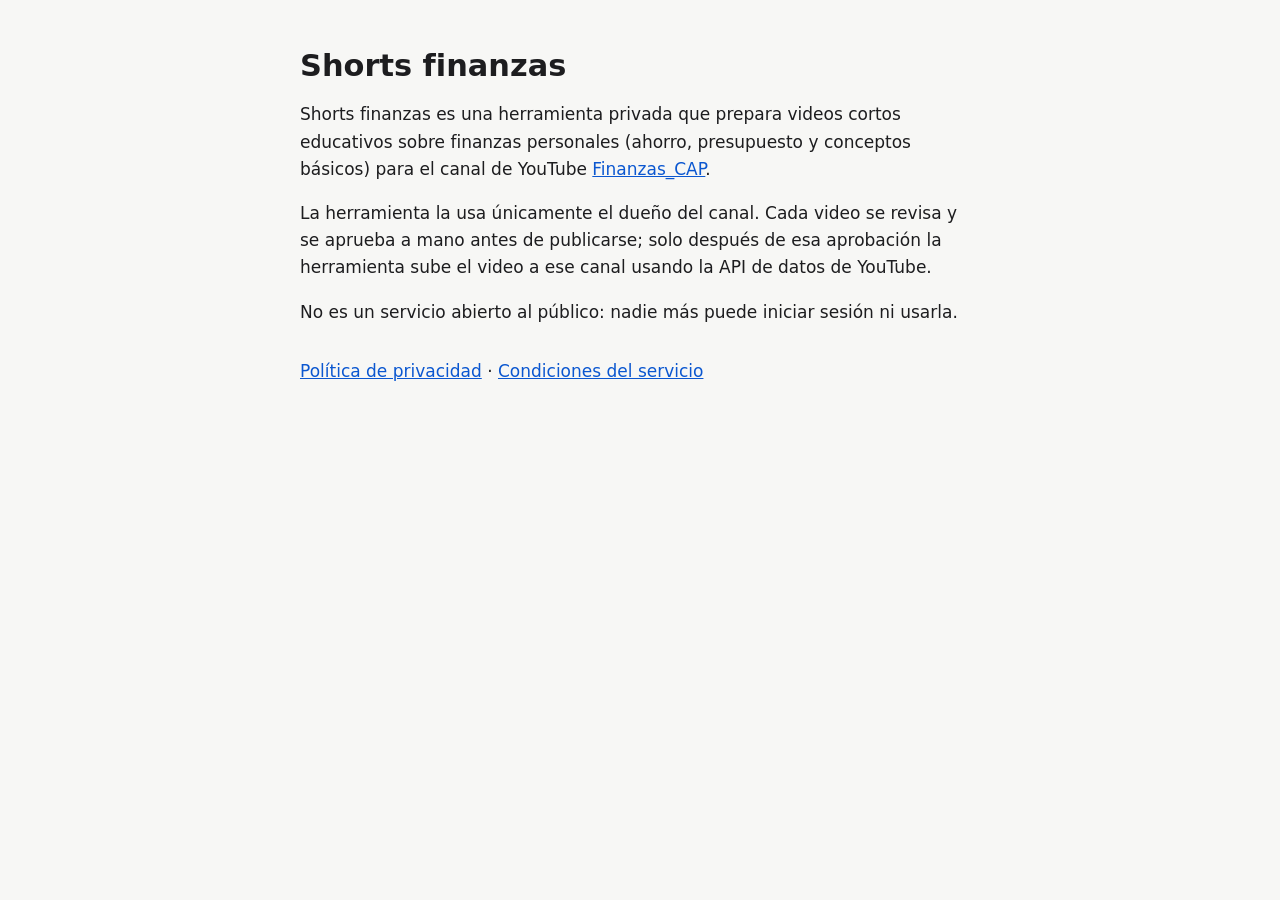
<file: index.html>
<!doctype html>
<html lang="es">
<head>
<meta charset="utf-8">
<meta name="viewport" content="width=device-width, initial-scale=1">
<title>Shorts finanzas</title>
<link rel="stylesheet" href="estilo.css">
</head>
<body>
<main>
  <h1>Shorts finanzas</h1>
  <p>Shorts finanzas es una herramienta privada que prepara videos cortos educativos sobre finanzas personales (ahorro, presupuesto y conceptos básicos) para el canal de YouTube
    <a href="https://www.youtube.com/channel/UCh9uHtmckePnLqMo-EP6MYA">Finanzas_CAP</a>.</p>
  <p>La herramienta la usa únicamente el dueño del canal. Cada video se revisa y se aprueba a mano antes de publicarse; solo después de esa aprobación la herramienta sube el video a ese canal usando la API de datos de YouTube.</p>
  <p>No es un servicio abierto al público: nadie más puede iniciar sesión ni usarla.</p>
  <nav>
    <a href="privacidad.html">Política de privacidad</a> ·
    <a href="condiciones.html">Condiciones del servicio</a>
  </nav>
</main>
</body>
</html>
</file>
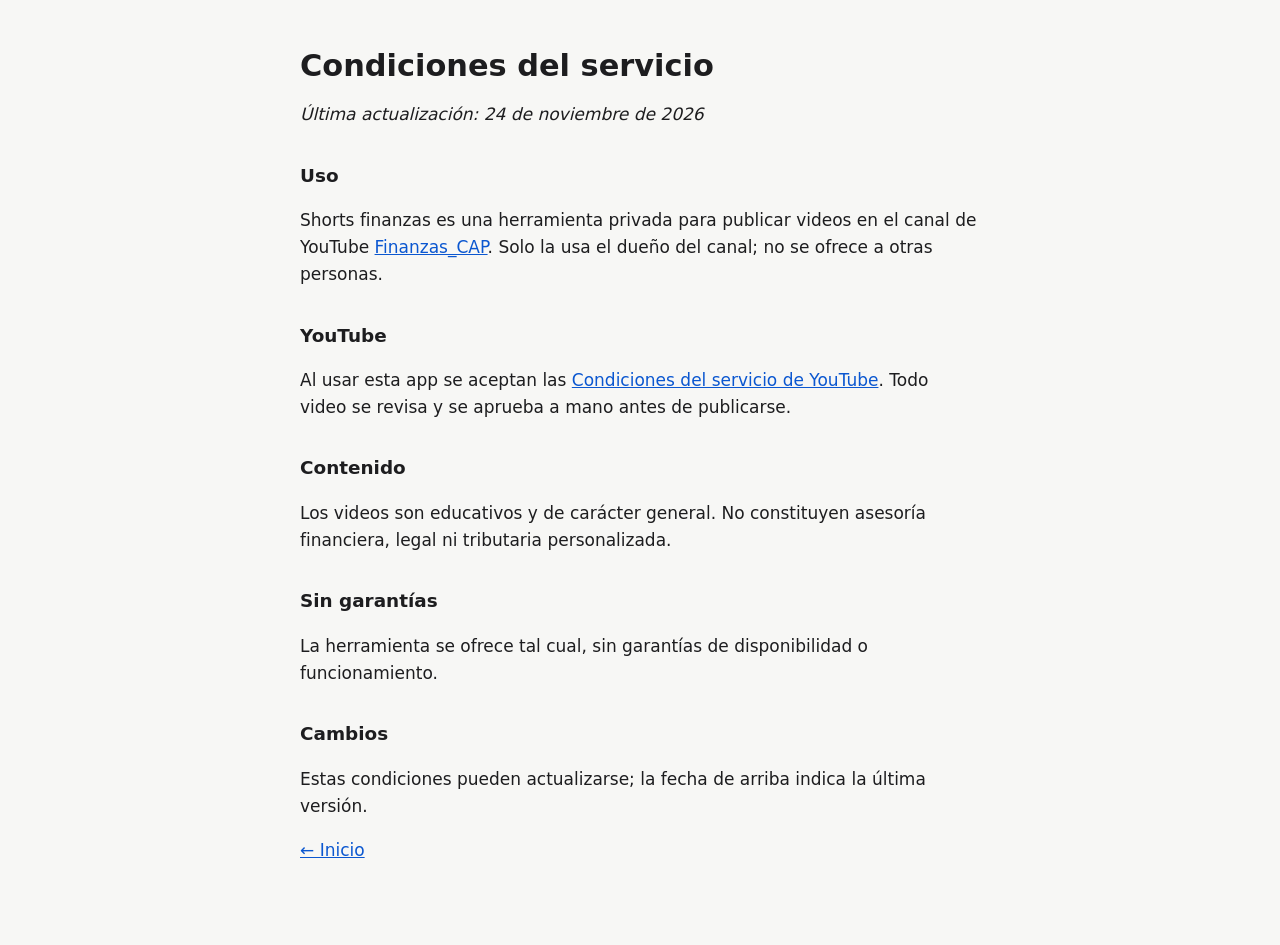
<file: condiciones.html>
<!doctype html>
<html lang="es">
<head>
<meta charset="utf-8">
<meta name="viewport" content="width=device-width, initial-scale=1">
<title>Condiciones del servicio · Shorts finanzas</title>
<link rel="stylesheet" href="estilo.css">
</head>
<body>
<main>
  <h1>Condiciones del servicio</h1>
  <p><em>Última actualización: 24 de noviembre de 2026</em></p>

  <h2>Uso</h2>
  <p>Shorts finanzas es una herramienta privada para publicar videos en el canal de YouTube
    <a href="https://www.youtube.com/channel/UCh9uHtmckePnLqMo-EP6MYA">Finanzas_CAP</a>. Solo la usa el dueño del canal; no se ofrece a otras personas.</p>

  <h2>YouTube</h2>
  <p>Al usar esta app se aceptan las <a href="https://www.youtube.com/t/terms">Condiciones del servicio de YouTube</a>. Todo video se revisa y se aprueba a mano antes de publicarse.</p>

  <h2>Contenido</h2>
  <p>Los videos son educativos y de carácter general. No constituyen asesoría financiera, legal ni tributaria personalizada.</p>

  <h2>Sin garantías</h2>
  <p>La herramienta se ofrece tal cual, sin garantías de disponibilidad o funcionamiento.</p>

  <h2>Cambios</h2>
  <p>Estas condiciones pueden actualizarse; la fecha de arriba indica la última versión.</p>

  <p><a href="index.html">← Inicio</a></p>
</main>
</body>
</html>
</file>
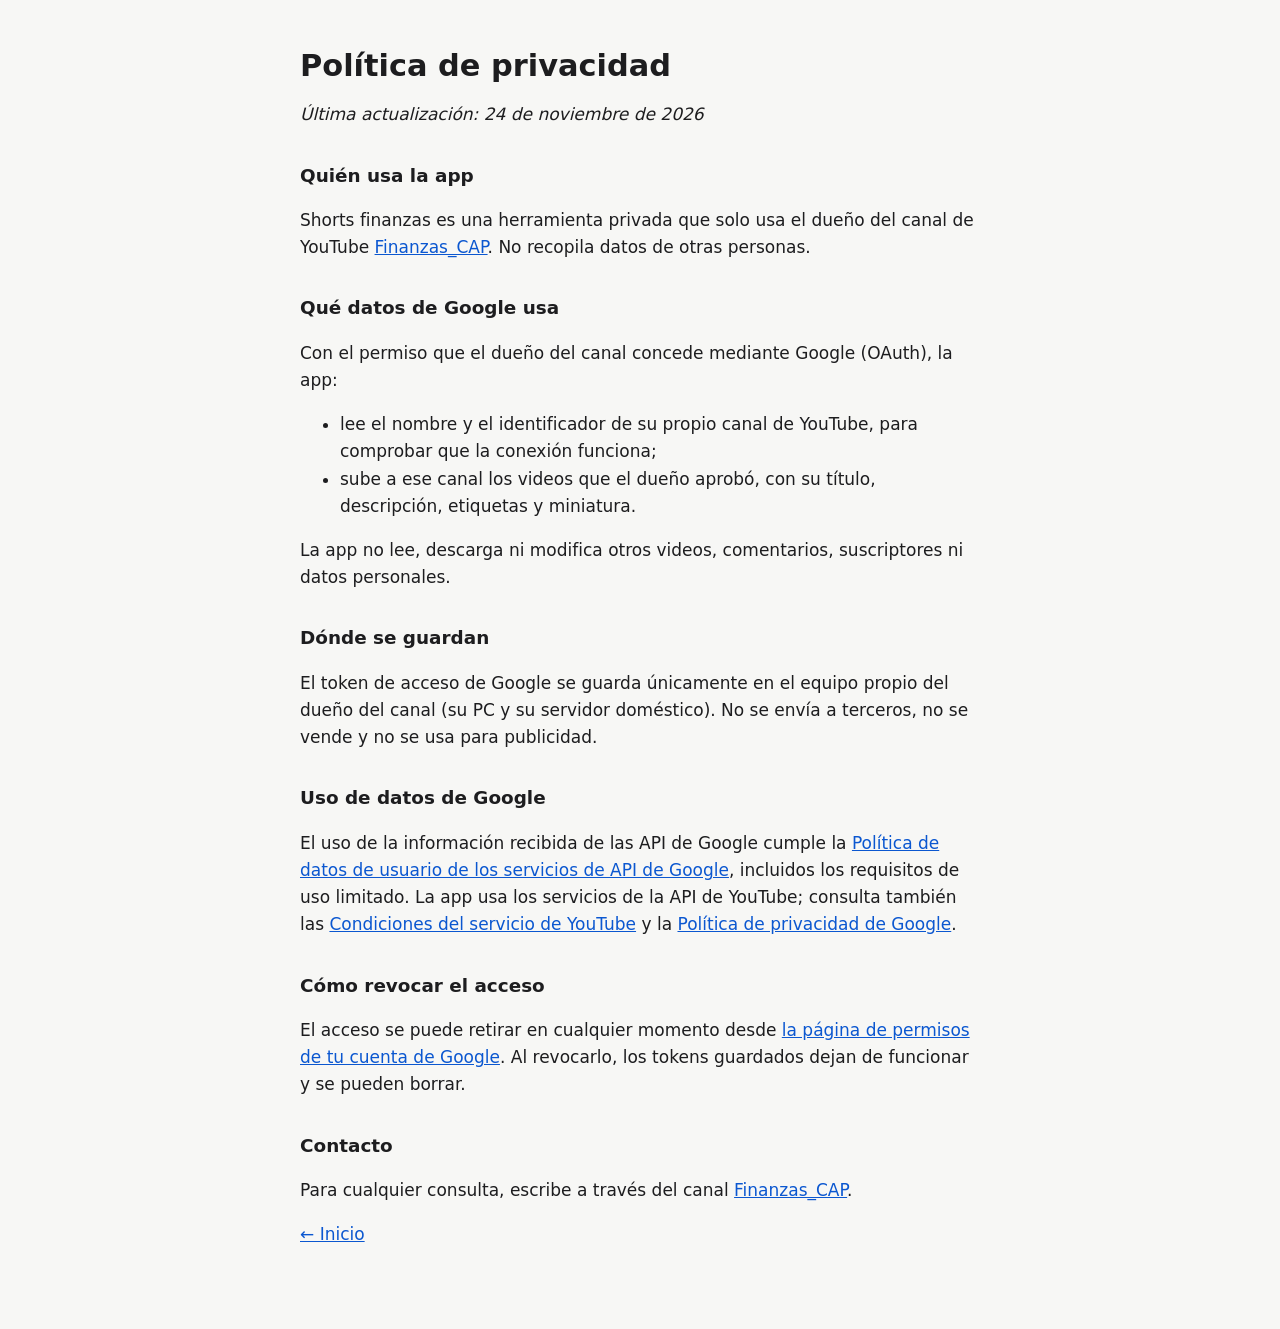
<file: privacidad.html>
<!doctype html>
<html lang="es">
<head>
<meta charset="utf-8">
<meta name="viewport" content="width=device-width, initial-scale=1">
<title>Política de privacidad · Shorts finanzas</title>
<link rel="stylesheet" href="estilo.css">
</head>
<body>
<main>
  <h1>Política de privacidad</h1>
  <p><em>Última actualización: 24 de noviembre de 2026</em></p>

  <h2>Quién usa la app</h2>
  <p>Shorts finanzas es una herramienta privada que solo usa el dueño del canal de YouTube
    <a href="https://www.youtube.com/channel/UCh9uHtmckePnLqMo-EP6MYA">Finanzas_CAP</a>. No recopila datos de otras personas.</p>

  <h2>Qué datos de Google usa</h2>
  <p>Con el permiso que el dueño del canal concede mediante Google (OAuth), la app:</p>
  <ul>
    <li>lee el nombre y el identificador de su propio canal de YouTube, para comprobar que la conexión funciona;</li>
    <li>sube a ese canal los videos que el dueño aprobó, con su título, descripción, etiquetas y miniatura.</li>
  </ul>
  <p>La app no lee, descarga ni modifica otros videos, comentarios, suscriptores ni datos personales.</p>

  <h2>Dónde se guardan</h2>
  <p>El token de acceso de Google se guarda únicamente en el equipo propio del dueño del canal (su PC y su servidor doméstico). No se envía a terceros, no se vende y no se usa para publicidad.</p>

  <h2>Uso de datos de Google</h2>
  <p>El uso de la información recibida de las API de Google cumple la
    <a href="https://developers.google.com/terms/api-services-user-data-policy">Política de datos de usuario de los servicios de API de Google</a>,
    incluidos los requisitos de uso limitado. La app usa los servicios de la API de YouTube; consulta también las
    <a href="https://www.youtube.com/t/terms">Condiciones del servicio de YouTube</a> y la
    <a href="https://policies.google.com/privacy">Política de privacidad de Google</a>.</p>

  <h2>Cómo revocar el acceso</h2>
  <p>El acceso se puede retirar en cualquier momento desde
    <a href="https://myaccount.google.com/permissions">la página de permisos de tu cuenta de Google</a>. Al revocarlo, los tokens guardados dejan de funcionar y se pueden borrar.</p>

  <h2>Contacto</h2>
  <p>Para cualquier consulta, escribe a través del canal <a href="https://www.youtube.com/channel/UCh9uHtmckePnLqMo-EP6MYA">Finanzas_CAP</a>.</p>

  <p><a href="index.html">← Inicio</a></p>
</main>
</body>
</html>
</file>
<file: estilo.css>
body { margin: 0; background: #f7f7f5; color: #1d1d1f; font: 17px/1.6 system-ui, -apple-system, "Segoe UI", Roboto, sans-serif; }
main { max-width: 680px; margin: 0 auto; padding: 48px 16px 64px; }
h1 { font-size: 1.9rem; line-height: 1.2; margin: 0 0 16px; }
h2 { font-size: 1.15rem; margin: 32px 0 8px; }
a { color: #0b57d0; }
nav { margin-top: 32px; }
@media (prefers-color-scheme: dark) {
  body { background: #161618; color: #e8e8ea; }
  a { color: #8ab4f8; }
}
</file>
